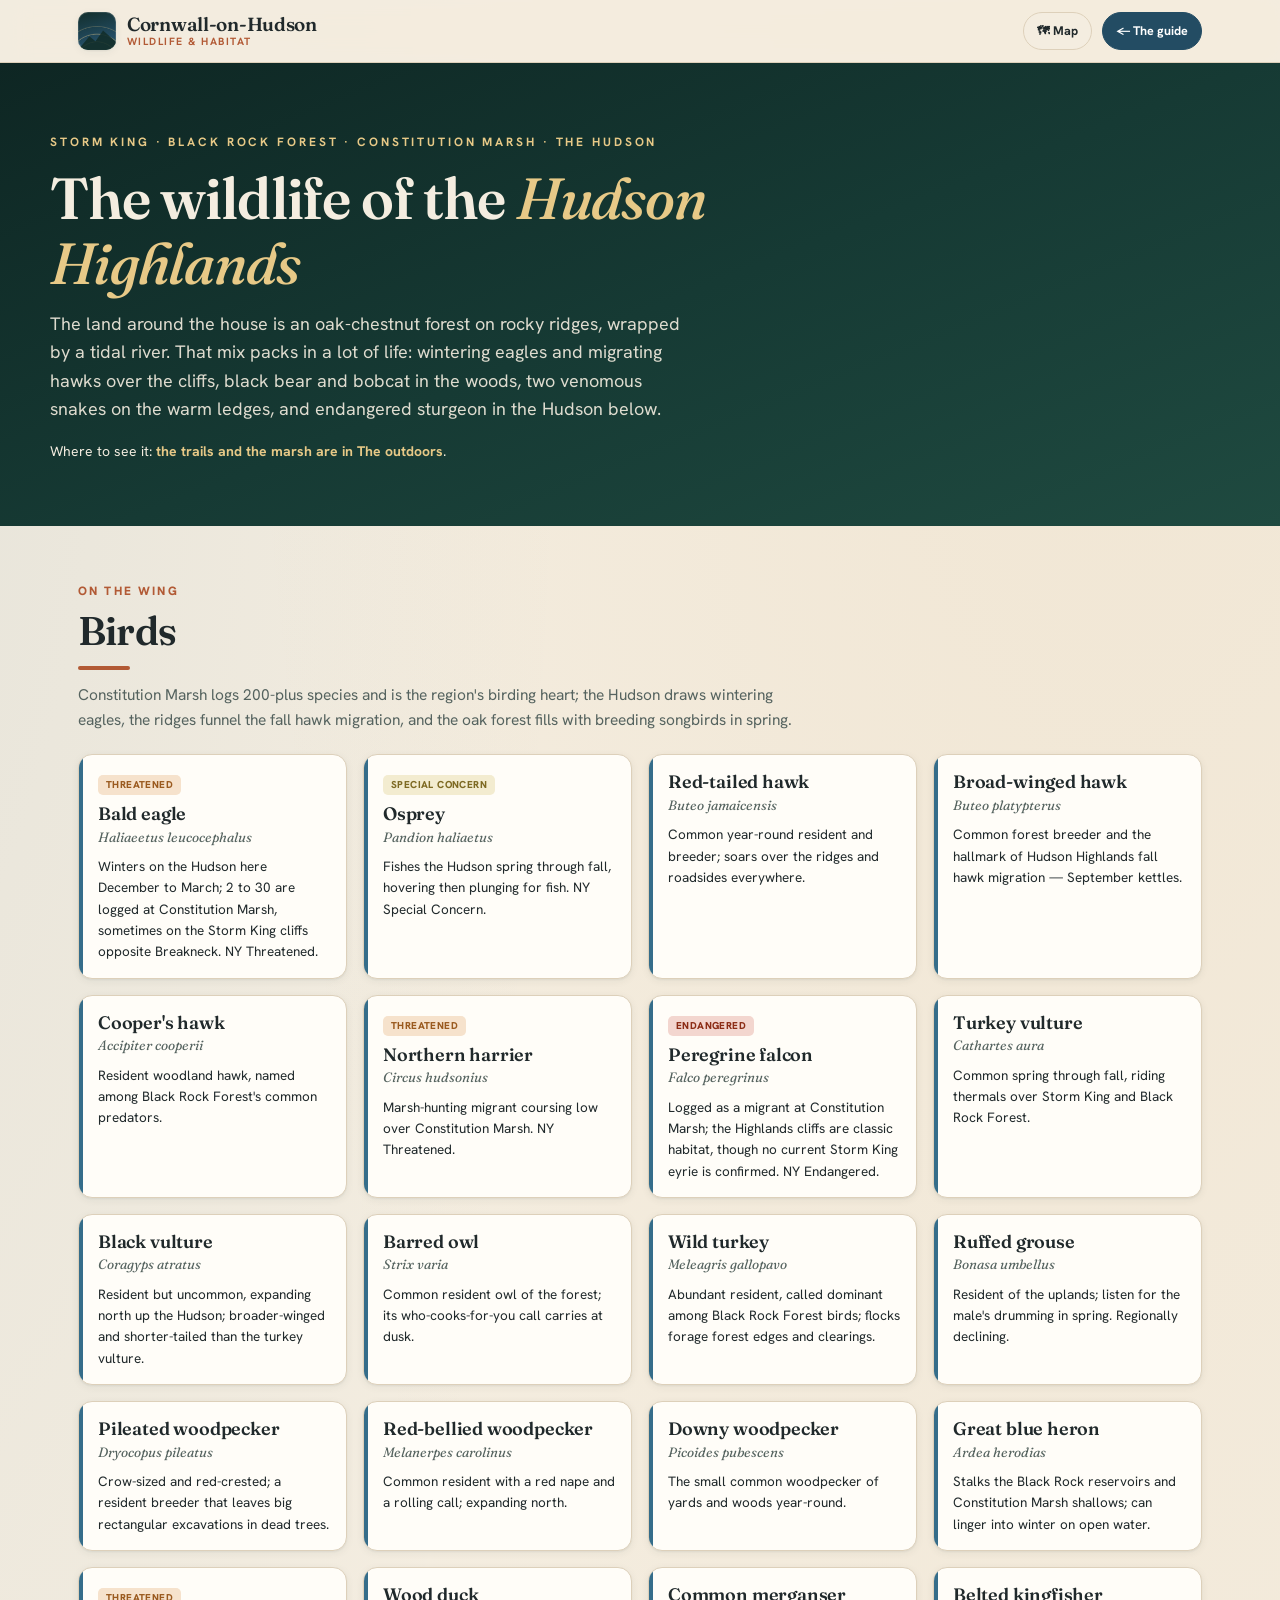
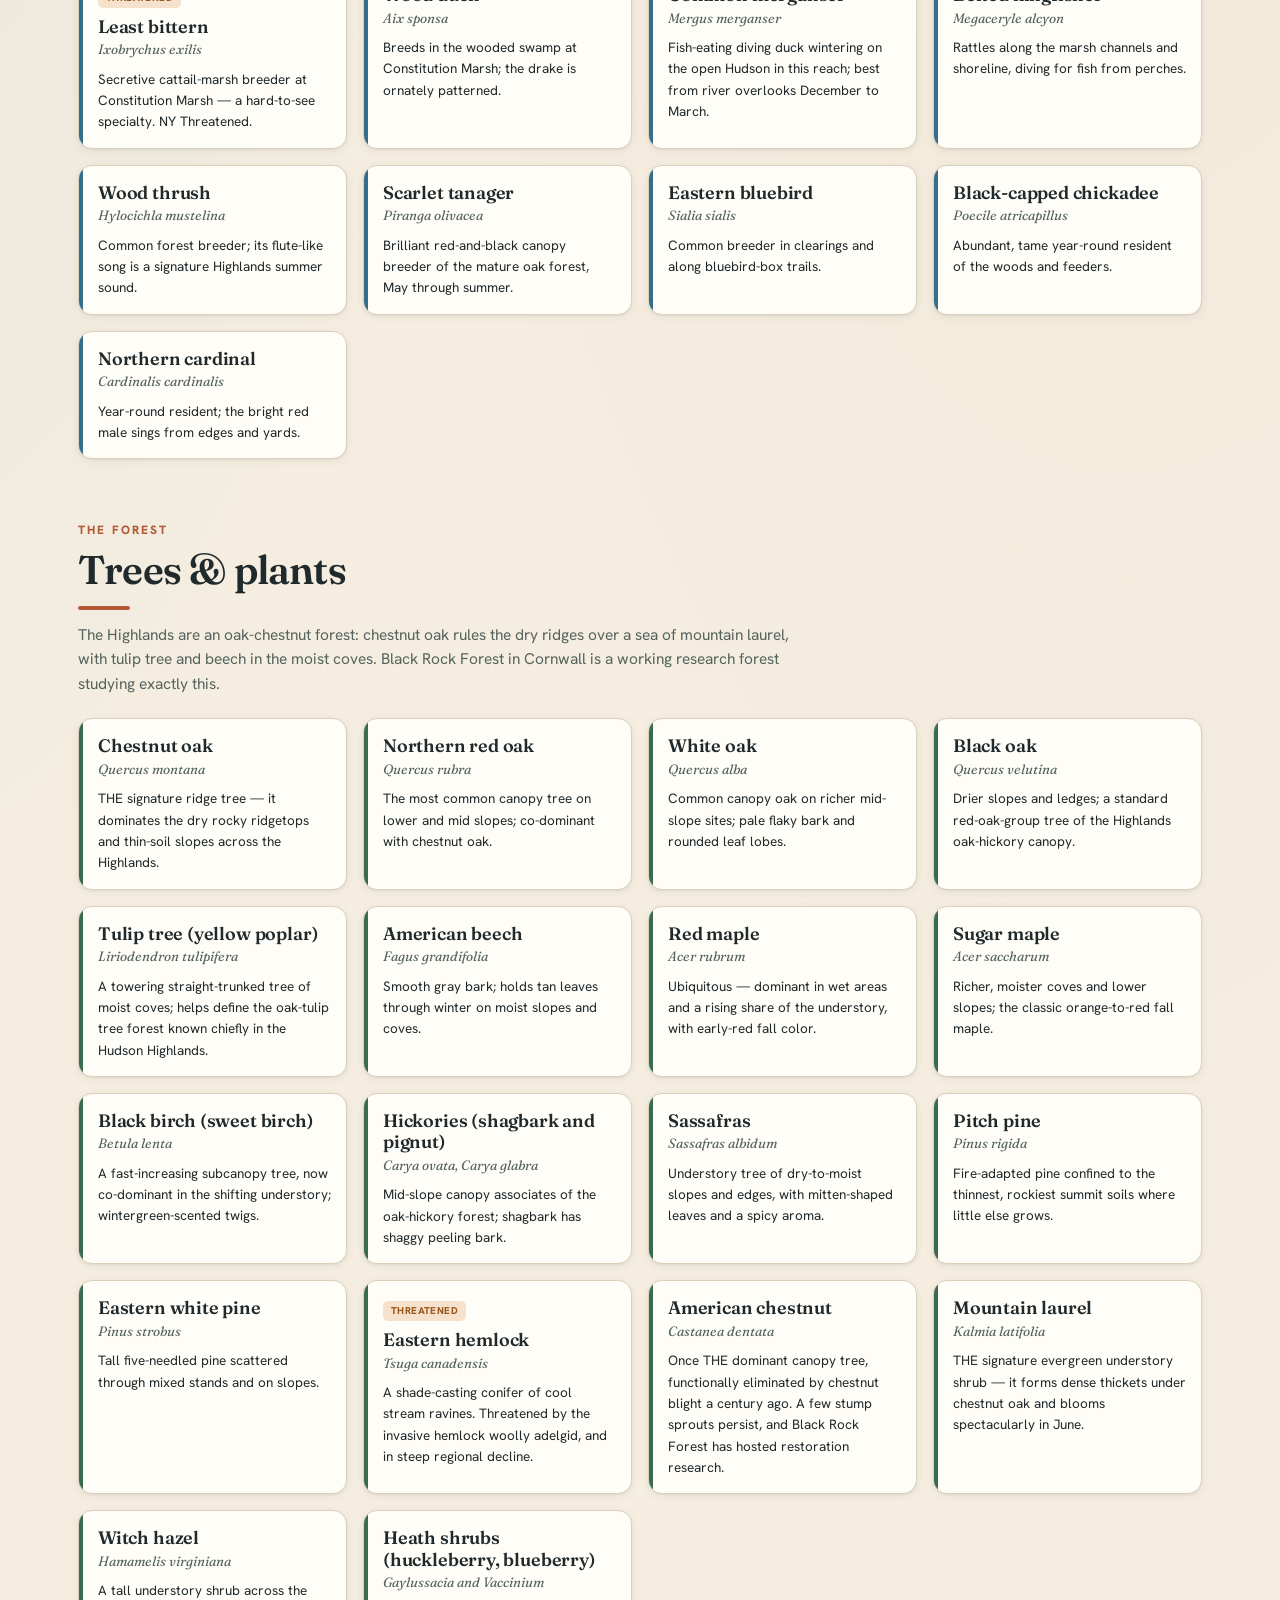
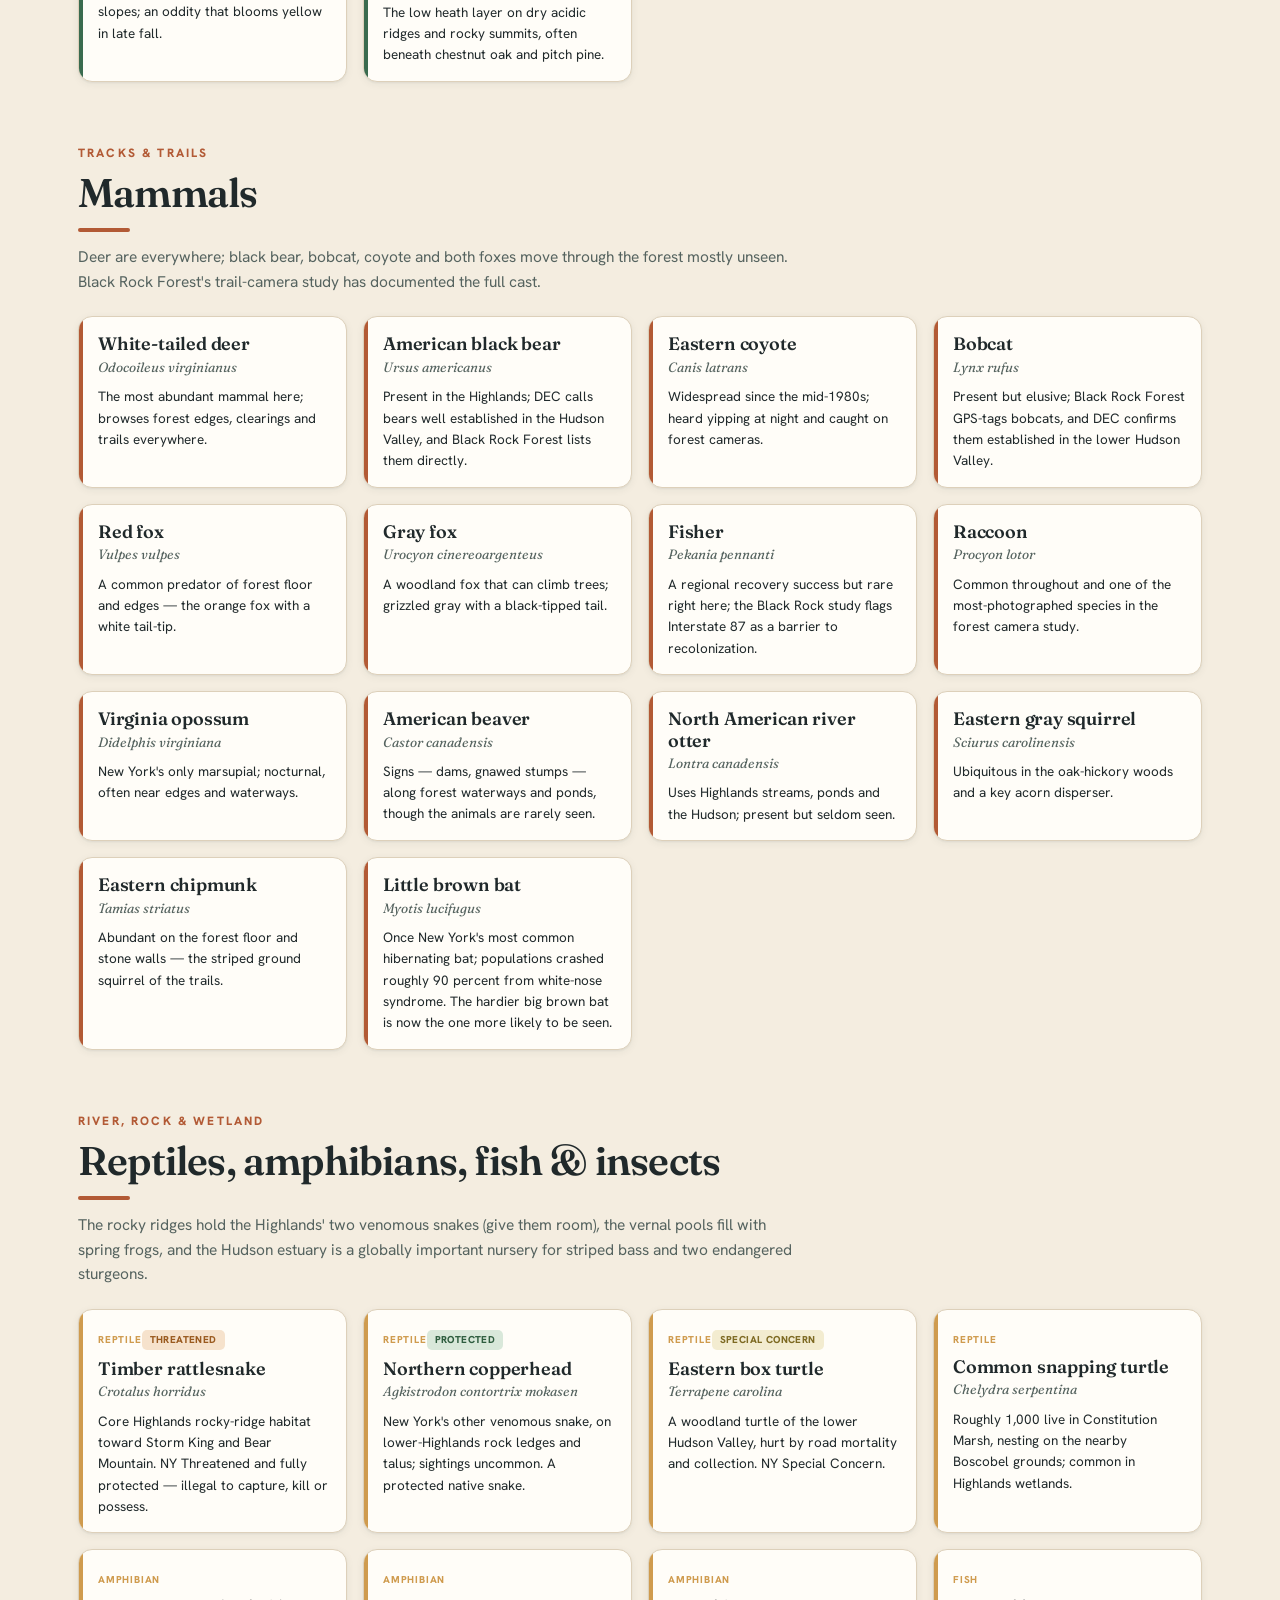
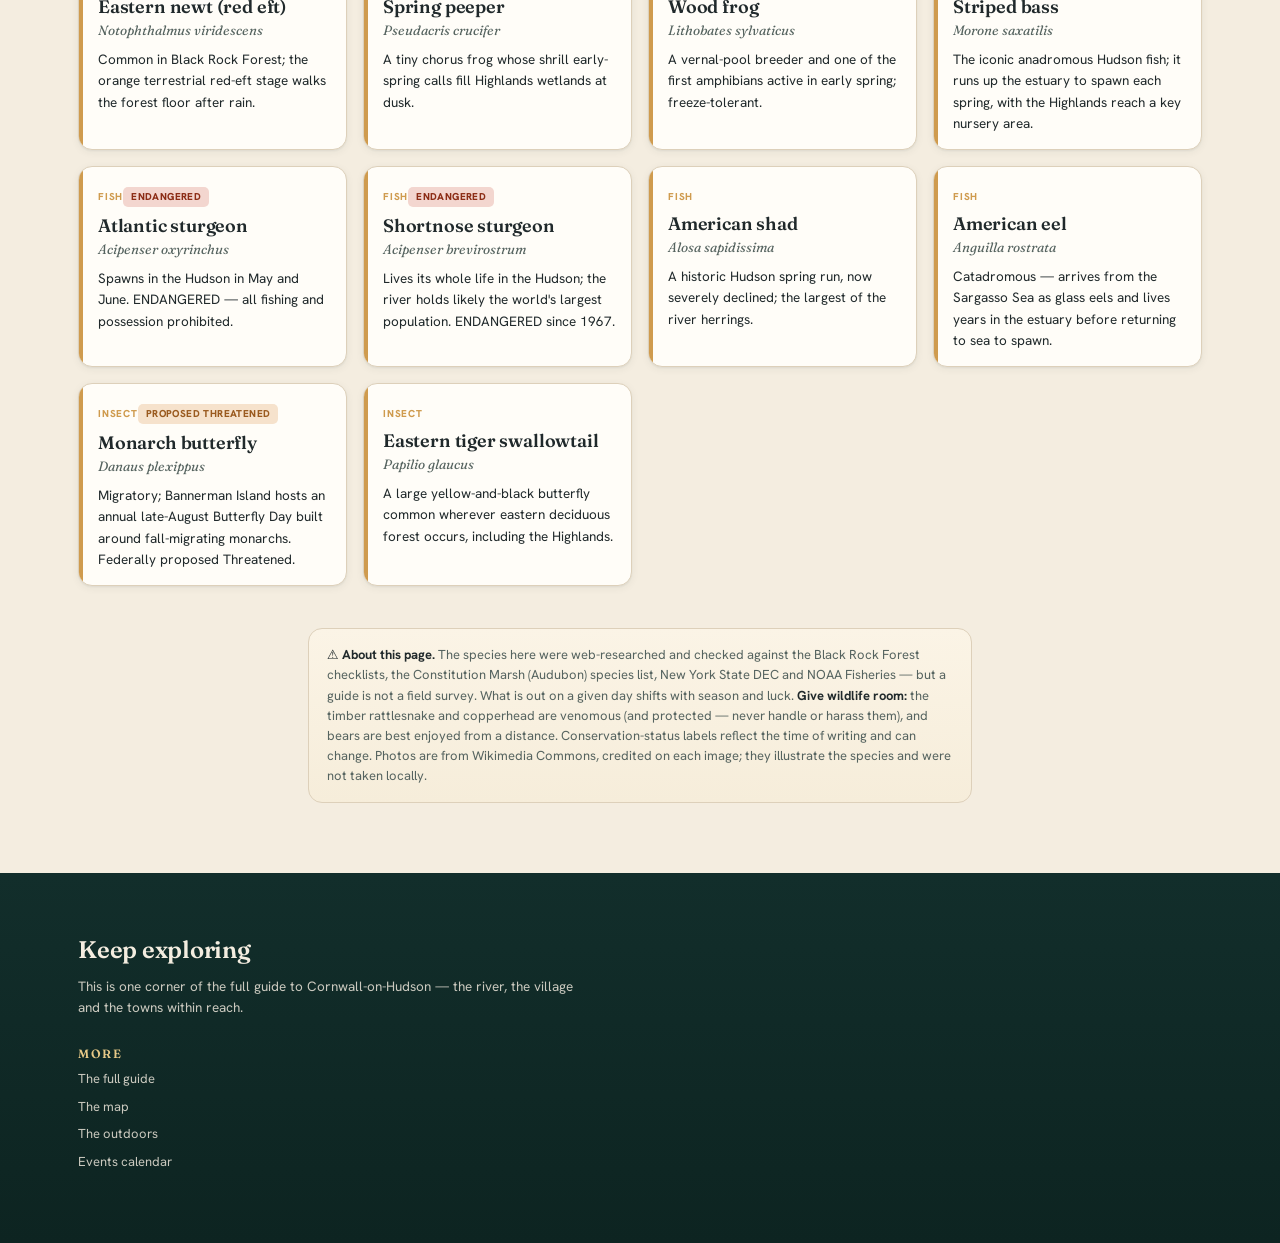
<file: wildlife.html>
<!DOCTYPE html>
<html lang="en">
<head>
  <meta charset="UTF-8" />
  <meta name="viewport" content="width=device-width, initial-scale=1, viewport-fit=cover" />
  <meta name="theme-color" content="#122e2b" />
  <meta name="description" content="The birds, trees, mammals and other wildlife of the Hudson Highlands around Cornwall-on-Hudson — what lives on Storm King, in Black Rock Forest, at Constitution Marsh and in the Hudson." />
  <link rel="icon" href="./icons/icon-192.png" />
  <link rel="preconnect" href="https://fonts.googleapis.com" />
  <link rel="preconnect" href="https://fonts.gstatic.com" crossorigin />
  <link href="https://fonts.googleapis.com/css2?family=Fraunces:ital,opsz,wght@0,9..144,400;0,9..144,500;0,9..144,600;0,9..144,700&family=Hanken+Grotesk:wght@400;500;600;700;800&display=swap" rel="stylesheet" />
  <link rel="stylesheet" href="./styles.css" />
  <title>Wildlife & habitat — The Cornwall-on-Hudson Guide</title>
  <style>
    .wild-hero {
      position: relative; overflow: hidden; color: var(--paper);
      background: linear-gradient(158deg, #0e2623 0%, #163a34 52%, #1f4a40 100%, var(--moss) 140%);
      padding: clamp(36px, 6vw, 70px) clamp(18px, 5vw, 40px) clamp(40px, 6vw, 64px);
    }
    .wild-hero-inner { max-width: var(--maxw); margin: 0 auto; }
    .wild-hero .eyebrow { font-size: 12px; text-transform: uppercase; letter-spacing: .24em; font-weight: 700; color: var(--gold-soft); margin-bottom: 14px; }
    .wild-hero h1 { font-size: clamp(32px, 6vw, 58px); letter-spacing: -.02em; margin-bottom: 14px; max-width: 18ch; }
    .wild-hero h1 em { font-style: italic; color: var(--gold-soft); font-weight: 500; }
    .wild-hero p { font-size: clamp(15px, 2vw, 18px); max-width: 64ch; color: rgba(244,237,224,.9); margin: 0 0 8px; }
    .wild-hero .seealso { margin-top: 16px; font-size: 14px; }
    .wild-hero .seealso a { color: var(--gold-soft); font-weight: 700; }

    .wsection { max-width: var(--maxw); margin: 0 auto; padding: clamp(34px, 5vw, 56px) clamp(14px, 4vw, 28px) 6px; }
    .wsec-head { max-width: var(--readw); margin-bottom: 22px; }
    .wkicker { font-size: 12px; text-transform: uppercase; letter-spacing: .18em; font-weight: 800; color: var(--accent, var(--rust)); margin-bottom: 8px; }
    .wsec-head h2 { font-size: clamp(26px, 4.4vw, 40px); letter-spacing: -.02em; }
    .wsec-head h2::after { content: ""; display: block; width: 52px; height: 4px; border-radius: 3px; margin-top: 13px; background: var(--accent, var(--rust)); }
    .wnote { color: var(--ink-soft); font-size: 15.5px; margin-top: 13px; }

    .wgrid { display: grid; grid-template-columns: repeat(auto-fill, minmax(244px, 1fr)); gap: 16px; }
    .wcard { background: var(--card); border: 1px solid var(--line); border-radius: var(--r); overflow: hidden; box-shadow: var(--shadow-sm); display: flex; flex-direction: column; transition: transform .16s, box-shadow .16s; }
    .wcard:hover { transform: translateY(-3px); box-shadow: var(--shadow-md); }
    .wphoto { margin: 0; position: relative; }
    .wphoto img { width: 100%; height: 158px; object-fit: cover; display: block; background: var(--paper-2); }
    .wphoto figcaption { position: absolute; bottom: 0; right: 0; font-size: 9.5px; color: #fff; background: rgba(12,36,32,.66); padding: 2px 7px; border-top-left-radius: 6px; letter-spacing: .02em; }
    .wbody { padding: 14px 15px 15px; border-left: 4px solid var(--accent, var(--river)); flex: 1; }
    .wcard .wtype { display: inline-block; font-size: 10px; text-transform: uppercase; letter-spacing: .08em; font-weight: 800; color: var(--accent, var(--river)); margin-bottom: 6px; }
    .wcard h3 { font-size: 18px; font-weight: 600; line-height: 1.2; margin-top: 2px; }
    .wcard .sci { font-family: var(--display); font-style: italic; font-size: 13.5px; color: var(--ink-soft); margin: 2px 0 8px; }
    .wcard p { font-size: 13.5px; margin: 0; color: var(--ink); }
    .wstatus { display: inline-block; font-size: 10px; font-weight: 800; text-transform: uppercase; letter-spacing: .04em; padding: 2px 8px; border-radius: 5px; margin-bottom: 6px; }
    .wstatus.endangered { background: #f3d6cf; color: #8c2d16; }
    .wstatus.threatened { background: #f6e2cc; color: #9a5a1f; }
    .wstatus.concern { background: #f3ecd0; color: #7e6a23; }
    .wstatus.protected { background: #d9e8da; color: #2f5d3f; }

    .wild-foot { max-width: var(--readw); margin: 36px auto 0; padding: 0 clamp(14px, 4vw, 28px) 10px; }
    .wild-note { background: linear-gradient(180deg, #fbf4e6, #f6edda); border: 1px solid var(--line); border-radius: var(--r); padding: 16px 18px; font-size: 13px; color: var(--ink-soft); line-height: 1.55; }
    .wild-note b { color: var(--ink); }
  </style>
</head>
<body>
  <header class="site-header">
    <div class="header-inner">
      <a class="wordmark" href="./" aria-label="Back to the guide">
        <span class="wm-mark" aria-hidden="true"></span>
        <span class="wm-text"><span class="wm-title">Cornwall&#8209;on&#8209;Hudson</span><span class="wm-sub">Wildlife &amp; habitat</span></span>
      </a>
      <div class="header-tools">
        <a class="btn" href="map.html">🗺 Map</a>
        <a class="btn primary" href="./">← The guide</a>
      </div>
    </div>
  </header>

  <header class="wild-hero">
    <div class="wild-hero-inner">
      <div class="eyebrow">Storm King · Black Rock Forest · Constitution Marsh · the Hudson</div>
      <h1>The wildlife of the <em>Hudson Highlands</em></h1>
      <p>The land around the house is an oak-chestnut forest on rocky ridges, wrapped by a tidal river. That mix packs in a lot of life: wintering eagles and migrating hawks over the cliffs, black bear and bobcat in the woods, two venomous snakes on the warm ledges, and endangered sturgeon in the Hudson below.</p>
      <div class="seealso">Where to see it: <a href="index.html#outdoors">the trails and the marsh are in The outdoors</a>.</div>
    </div>
  </header>

  <main id="wild"></main>

  <div class="wild-foot">
    <div class="wild-note">
      <b>⚠ About this page.</b> The species here were web-researched and checked against the Black Rock Forest checklists, the Constitution Marsh (Audubon) species list, New York State DEC and NOAA Fisheries — but a guide is not a field survey. What is out on a given day shifts with season and luck. <b>Give wildlife room:</b> the timber rattlesnake and copperhead are venomous (and protected — never handle or harass them), and bears are best enjoyed from a distance. Conservation-status labels reflect the time of writing and can change. Photos are from Wikimedia Commons, credited on each image; they illustrate the species and were not taken locally.
    </div>
  </div>

  <footer class="site-footer">
    <div class="footer-inner">
      <h3>Keep exploring</h3>
      <p>This is one corner of the full guide to Cornwall-on-Hudson — the river, the village and the towns within reach.</p>
      <div class="footer-cols">
        <div><h4>More</h4><ul>
          <li><a href="./">The full guide</a></li>
          <li><a href="map.html">The map</a></li>
          <li><a href="index.html#outdoors">The outdoors</a></li>
          <li><a href="index.html#events">Events calendar</a></li>
        </ul></div>
      </div>
    </div>
  </footer>

  <script src="./wildlife.js"></script>
</body>
</html>
</file>
<file: styles.css>
/* ============================================================
   The Cornwall-on-Hudson Guide — field-guide editorial design.
   Hudson Highlands palette: warm paper, spruce night, river blue,
   moss green, trail rust, gold. Fraunces display + Hanken sans.
   Topographic-contour motif throughout.
   ============================================================ */

:root {
  /* paper & ink */
  --paper: #f4ede0;
  --paper-2: #ece2d1;
  --paper-3: #e3d7c1;
  --card: #fffdf8;
  --ink: #20292b;
  --ink-soft: #55635f;
  --ink-faint: #8a948f;

  /* highlands palette */
  --night: #122e2b;
  --night-2: #1b4039;
  --river: #356d8a;
  --river-deep: #234c63;
  --river-light: #6fa3bd;
  --moss: #3a6b4f;
  --moss-light: #5b9170;
  --rust: #b25a35;
  --rust-deep: #8c4326;
  --gold: #cf9b4e;
  --gold-soft: #e7c987;

  --line: #ddd0ba;
  --line-soft: #e7dcc8;

  --shadow-sm: 0 1px 2px rgba(18,46,43,.05), 0 2px 8px rgba(18,46,43,.06);
  --shadow-md: 0 2px 6px rgba(18,46,43,.07), 0 14px 34px rgba(18,46,43,.10);
  --shadow-lg: 0 18px 60px rgba(18,46,43,.22);

  --r: 14px;
  --r-lg: 22px;
  --r-sm: 9px;

  --display: "Fraunces", Georgia, "Times New Roman", serif;
  --sans: "Hanken Grotesk", -apple-system, BlinkMacSystemFont, "Segoe UI", system-ui, sans-serif;

  --maxw: 1180px;
  --readw: 720px;
  --header-h: 62px;
  --safe-top: env(safe-area-inset-top, 0px);
}

/* ---------- reset ---------- */
* { box-sizing: border-box; -webkit-tap-highlight-color: transparent; }
html { scroll-behavior: smooth; scroll-padding-top: calc(var(--header-h) + 78px); -webkit-text-size-adjust: 100%; }
@media (prefers-reduced-motion: reduce) { html { scroll-behavior: auto; } }
body {
  margin: 0;
  font-family: var(--sans);
  color: var(--ink);
  background-color: var(--paper);
  background-image:
    radial-gradient(120% 90% at 88% -8%, rgba(207,155,78,.10), transparent 60%),
    radial-gradient(100% 70% at -10% 4%, rgba(53,109,138,.07), transparent 55%);
  background-repeat: no-repeat;
  line-height: 1.58;
  font-size: 16.5px;
  -webkit-font-smoothing: antialiased;
  text-rendering: optimizeLegibility;
  overflow-x: hidden;
}
h1, h2, h3, h4 { font-family: var(--display); font-weight: 600; line-height: 1.12; margin: 0; letter-spacing: -.01em; }
p { margin: 0 0 .85em; }
a { color: var(--river-deep); text-decoration: none; }
a:hover { color: var(--rust); }
img { max-width: 100%; display: block; }
button { font-family: inherit; cursor: pointer; }
::selection { background: var(--gold-soft); color: var(--ink); }

.skip-link {
  position: fixed; left: 12px; top: -60px; z-index: 200;
  background: var(--night); color: var(--paper); padding: 10px 16px; border-radius: 8px;
  transition: top .2s; font-weight: 600; font-size: 14px;
}
.skip-link:focus { top: calc(var(--safe-top) + 10px); color: var(--paper); }

/* ============================================================
   HEADER + SECTION NAV
   ============================================================ */
.site-header {
  position: sticky; top: 0; z-index: 100;
  background: rgba(244,237,224,.86);
  backdrop-filter: saturate(150%) blur(14px);
  -webkit-backdrop-filter: saturate(150%) blur(14px);
  border-bottom: 1px solid var(--line);
  padding-top: var(--safe-top);
}
.header-inner {
  max-width: var(--maxw); margin: 0 auto;
  display: flex; align-items: center; gap: 16px;
  padding: 9px clamp(14px, 4vw, 28px);
  min-height: var(--header-h);
}
.wordmark { display: flex; align-items: center; gap: 11px; color: var(--ink); flex: 0 0 auto; }
.wordmark:hover { color: var(--ink); }
.wm-mark {
  width: 38px; height: 38px; border-radius: 10px; flex: 0 0 auto; position: relative; overflow: hidden;
  background: linear-gradient(165deg, var(--night) 0%, var(--river-deep) 70%, var(--moss) 130%);
  box-shadow: inset 0 0 0 1px rgba(255,255,255,.12), var(--shadow-sm);
}
.wm-mark::before { /* contour ridge */
  content: ""; position: absolute; inset: 0;
  background:
    radial-gradient(circle at 50% 135%, transparent 38%, rgba(231,201,135,.6) 39%, transparent 41%),
    radial-gradient(circle at 50% 135%, transparent 52%, rgba(231,201,135,.4) 53%, transparent 55%),
    radial-gradient(circle at 50% 135%, transparent 66%, rgba(231,201,135,.25) 67%, transparent 69%);
}
.wm-mark::after { /* peak */
  content: ""; position: absolute; left: 0; right: 0; bottom: 0; height: 58%;
  background: var(--night);
  clip-path: polygon(0 100%, 30% 38%, 46% 60%, 66% 12%, 100% 64%, 100% 100%);
  opacity: .9;
}
.wm-text { display: flex; flex-direction: column; line-height: 1.05; }
.wm-title { font-family: var(--display); font-weight: 600; font-size: 19px; letter-spacing: -.015em; }
.wm-sub { font-size: 10.5px; text-transform: uppercase; letter-spacing: .14em; color: var(--rust); font-weight: 700; margin-top: 2px; }

.header-tools { display: flex; align-items: center; gap: 10px; margin-left: auto; }
.search {
  display: flex; align-items: center; gap: 7px;
  background: var(--card); border: 1px solid var(--line); border-radius: 999px;
  padding: 7px 12px; box-shadow: var(--shadow-sm); width: clamp(170px, 24vw, 270px);
  transition: box-shadow .2s, border-color .2s;
}
.search:focus-within { border-color: var(--river-light); box-shadow: 0 0 0 3px rgba(53,109,138,.14); }
.search-ic { opacity: .5; font-size: 16px; }
.search input { border: 0; outline: 0; background: transparent; flex: 1; font-size: 15px; color: var(--ink); min-width: 0; font-family: var(--sans); }
.search-clear { border: 0; background: var(--paper-3); color: var(--ink-soft); width: 19px; height: 19px; border-radius: 50%; font-size: 14px; line-height: 1; display: grid; place-items: center; flex: 0 0 auto; }

.nav-toggle { display: none; }

.section-nav {
  border-top: 1px solid var(--line-soft);
  display: flex; gap: 4px; overflow-x: auto; scrollbar-width: none;
  padding: 8px clamp(14px, 4vw, 28px);
  max-width: var(--maxw); margin: 0 auto;
  scroll-snap-type: x proximity;
}
.section-nav::-webkit-scrollbar { display: none; }
.section-nav a {
  flex: 0 0 auto; scroll-snap-align: start;
  font-size: 13px; font-weight: 600; color: var(--ink-soft);
  padding: 6px 13px; border-radius: 999px; white-space: nowrap;
  border: 1px solid transparent; transition: background .15s, color .15s, border-color .15s;
}
.section-nav a:hover { background: var(--paper-2); color: var(--ink); }
.section-nav a.active { background: var(--night); color: var(--paper); border-color: var(--night); }
.section-nav a.page-pill { background: var(--rust-deep); color: var(--paper); border-color: var(--rust-deep); }
.section-nav a.page-pill:hover { background: var(--rust); color: var(--paper); }
/* Events leads the nav — outlined so it reads as a section, not a separate page. */
.section-nav a.nav-lead { color: var(--moss); border-color: var(--moss); }
.section-nav a.nav-lead:hover { background: var(--moss); color: var(--paper); }
.section-nav .nav-sep { flex: 0 0 auto; align-self: center; width: 1px; height: 16px; background: var(--line); margin: 0 5px; }
.btn.reviews { border-color: var(--gold); }

/* ============================================================
   HERO
   ============================================================ */
.hero {
  position: relative; overflow: hidden; color: var(--paper);
  background: linear-gradient(158deg, #0e2623 0%, #163a34 46%, #1f4a40 88%, var(--moss) 150%);
  padding: clamp(46px, 8vw, 92px) clamp(20px, 5vw, 40px) clamp(54px, 8vw, 96px);
  isolation: isolate;
}
.hero-topo { position: absolute; inset: 0 0 32% 0; z-index: -1; opacity: .34; mix-blend-mode: screen; pointer-events: none; }
.hero-ridge { position: absolute; left: 0; right: 0; bottom: 0; width: 100%; height: 48%; min-height: 190px; z-index: -1; pointer-events: none; }
.hero::after { /* gold light wash */
  content: ""; position: absolute; inset: 0; z-index: -1; pointer-events: none;
  background: radial-gradient(80% 60% at 84% -6%, rgba(207,155,78,.30), transparent 58%);
}
.hero-inner { max-width: var(--maxw); margin: 0 auto; }
.hero .eyebrow {
  font-size: 12.5px; text-transform: uppercase; letter-spacing: .26em; font-weight: 700;
  color: var(--gold-soft); margin-bottom: 18px; display: flex; align-items: center; gap: 10px;
}
.hero .eyebrow::after { content: ""; height: 1px; flex: 1; max-width: 120px; background: linear-gradient(90deg, var(--gold-soft), transparent); }
.hero h1 {
  font-size: clamp(38px, 7.4vw, 78px); font-weight: 600; letter-spacing: -.022em; line-height: .98;
  max-width: 16ch; margin-bottom: 8px;
}
.hero h1 em { font-style: italic; color: var(--gold-soft); font-weight: 500; }
.hero .lede {
  font-size: clamp(16px, 2.1vw, 20px); max-width: 50ch; color: rgba(244,237,224,.9);
  margin: 18px 0 0; line-height: 1.5;
}
.hero .place-chip {
  display: inline-block; margin-top: 26px; line-height: 1.55;
  background: rgba(255,255,255,.10); border: 1px solid rgba(255,255,255,.18);
  padding: 9px 16px; border-radius: 16px; font-size: 13.5px; font-weight: 600; color: var(--paper);
  backdrop-filter: blur(4px); max-width: 42ch;
}
.hero .place-chip b { color: var(--gold-soft); font-weight: 700; }
.quick-facts {
  display: grid; grid-template-columns: repeat(4, 1fr); gap: 1px; margin-top: 38px;
  background: rgba(255,255,255,.14); border: 1px solid rgba(255,255,255,.14);
  border-radius: var(--r); overflow: hidden; max-width: 760px;
}
.quick-facts .qf { background: rgba(13,33,30,.34); padding: 15px 16px; backdrop-filter: blur(2px); }
.quick-facts .qf .n { font-family: var(--display); font-size: clamp(20px, 3vw, 27px); font-weight: 600; color: var(--paper); line-height: 1; }
.quick-facts .qf .l { font-size: 11px; text-transform: uppercase; letter-spacing: .08em; color: rgba(244,237,224,.66); margin-top: 7px; font-weight: 600; }

/* staggered reveal */
.reveal { opacity: 0; transform: translateY(14px); animation: rise .7s cubic-bezier(.2,.7,.2,1) forwards; }
@keyframes rise { to { opacity: 1; transform: none; } }
@media (prefers-reduced-motion: reduce) { .reveal { animation: none; opacity: 1; transform: none; } }

/* ============================================================
   SECTIONS
   ============================================================ */
.section { max-width: var(--maxw); margin: 0 auto; padding: clamp(40px, 6vw, 72px) clamp(14px, 4vw, 28px) 8px; scroll-margin-top: 124px; }
.section + .section { padding-top: clamp(20px, 3vw, 34px); }
.section-head { margin-bottom: 22px; max-width: var(--readw); }
.section-head .kicker {
  font-size: 12px; text-transform: uppercase; letter-spacing: .18em; font-weight: 800; color: var(--rust);
  display: flex; align-items: center; gap: 11px; margin-bottom: 14px;
}
.section-head .ico-badge {
  width: 34px; height: 34px; border-radius: 10px; display: inline-grid; place-items: center; font-size: 17px; flex: 0 0 auto;
  background: color-mix(in srgb, var(--accent, var(--river)) 15%, var(--card));
  box-shadow: inset 0 0 0 1px color-mix(in srgb, var(--accent, var(--river)) 36%, transparent), var(--shadow-sm);
}
.section-head h2 { font-size: clamp(28px, 4.6vw, 43px); letter-spacing: -.022em; }
.section-head h2::after { content: ""; display: block; width: 52px; height: 4px; border-radius: 3px; margin-top: 14px; background: var(--accent, var(--river)); }
.section-head .note { color: var(--ink-soft); font-size: 15.5px; margin-top: 14px; max-width: 62ch; }

/* alternating full-bleed tint for rhythm */
#guide > section.section:nth-of-type(even) { position: relative; isolation: isolate; }
#guide > section.section:nth-of-type(even)::before {
  content: ""; position: absolute; z-index: -1; top: 0; bottom: 0; left: calc(50% - 50vw); width: 100vw;
  background: rgba(110,88,54,.055);
}
.prose-actions { display: flex; gap: 9px; flex-wrap: wrap; margin-top: 16px; }

/* faint topographic watermark behind the page so the cream isn't flat */
.page-topo { position: fixed; inset: 0; z-index: -1; opacity: .05; color: var(--moss); pointer-events: none; }
.page-topo svg { width: 100%; height: 100%; }

/* divider with contour line */
.divider { max-width: var(--maxw); margin: 6px auto 0; padding: 0 clamp(14px, 4vw, 28px); }
.divider svg { width: 100%; height: 22px; display: block; color: var(--line); opacity: .9; }

/* filter chips */
.chips { display: flex; gap: 8px; flex-wrap: wrap; margin: 0 0 20px; }
.chip {
  border: 1px solid var(--line); background: var(--card); color: var(--ink-soft);
  font-size: 13px; font-weight: 600; padding: 7px 14px; border-radius: 999px;
  transition: all .15s; box-shadow: var(--shadow-sm);
}
.chip:hover { border-color: var(--river-light); color: var(--ink); }
.chip.active { background: var(--moss); color: #fff; border-color: var(--moss); }

/* ============================================================
   CARD GRID
   ============================================================ */
.cards { display: grid; grid-template-columns: repeat(auto-fill, minmax(310px, 1fr)); gap: 18px; }
.cards.compact { grid-template-columns: repeat(auto-fill, minmax(250px, 1fr)); gap: 14px; }

.card {
  background: var(--card); border: 1px solid var(--line); border-radius: var(--r);
  box-shadow: var(--shadow-sm); padding: 18px 18px 16px; position: relative; overflow: hidden;
  display: flex; flex-direction: column; transition: transform .18s cubic-bezier(.2,.7,.2,1), box-shadow .18s, border-color .18s;
}
.card-photo { margin: -18px -18px 15px; position: relative; }
.card-photo img { width: 100%; height: 172px; object-fit: cover; display: block; background: var(--paper-2); }
.card-photo figcaption { position: absolute; bottom: 0; right: 0; font-size: 9.5px; color: #fff; background: rgba(12,36,32,.66); padding: 2px 7px; border-top-left-radius: 6px; }
.card::before { /* accent rail */
  content: ""; position: absolute; left: 0; top: 0; bottom: 0; width: 4px; border-radius: var(--r) 0 0 var(--r);
  background: linear-gradient(var(--accent, var(--river)), color-mix(in srgb, var(--accent, var(--river)) 55%, transparent));
}
.card:hover { transform: translateY(-4px); box-shadow: var(--shadow-md); border-color: color-mix(in srgb, var(--accent, var(--river)) 42%, var(--line)); }
.card-top { display: flex; align-items: flex-start; gap: 10px; }
.card h3 { font-size: 19px; font-weight: 600; flex: 1; line-height: 1.2; letter-spacing: -.01em; }
.card .dist {
  flex: 0 0 auto; font-size: 11px; font-weight: 700; color: var(--river-deep);
  background: rgba(53,109,138,.12); padding: 4px 9px; border-radius: 999px; white-space: nowrap; margin-top: 2px;
}
.card .dist.faint { color: var(--ink-faint); background: var(--paper-2); }
.card .meta { font-size: 12.5px; color: var(--ink-soft); margin-top: 6px; display: flex; flex-wrap: wrap; gap: 6px; align-items: baseline; }
.card .meta .town { font-weight: 700; color: var(--moss); }
.card .meta .dot { color: var(--line); }
.card .meta .price { color: var(--rust); font-weight: 700; letter-spacing: .03em; }
.card .hours { font-size: 12.5px; color: var(--ink-soft); margin-top: 7px; display: flex; gap: 6px; align-items: baseline; }
.card .hours::before { content: "◷"; color: var(--ink-faint); }
.card .blurb { font-size: 14.5px; margin: 11px 0 0; color: var(--ink); }
.card .signature { font-size: 13.5px; margin: 9px 0 0; color: var(--ink); }
.card .signature b { color: var(--rust-deep); }
.card .texture {
  font-size: 13px; margin: 12px 0 0; padding: 11px 13px; background: var(--paper-2);
  border-radius: var(--r-sm); border-left: 3px solid var(--gold); color: var(--ink); line-height: 1.5;
}
.card .texture b { color: var(--rust-deep); }
.card .access {
  font-size: 13px; margin: 10px 0 0; padding: 10px 12px; background: rgba(58,107,79,.09);
  border-radius: var(--r-sm); border-left: 3px solid var(--moss); color: var(--ink);
}
.card .access b { color: var(--moss); }
.card .tags { display: flex; flex-wrap: wrap; gap: 6px; margin-top: 12px; }
.tag { font-size: 11px; background: var(--paper-2); color: var(--ink-soft); padding: 3px 9px; border-radius: 999px; font-weight: 600; }
.tag.flag { background: #f4e6d2; color: var(--rust-deep); }
.card .actions { display: flex; gap: 8px; flex-wrap: wrap; margin-top: 14px; padding-top: 14px; border-top: 1px solid var(--line-soft); }
.card .spacer { flex: 1; }
.btn {
  font-size: 12.5px; font-weight: 700; padding: 8px 13px; border-radius: 999px;
  border: 1px solid var(--line); background: var(--paper); color: var(--ink);
  display: inline-flex; gap: 6px; align-items: center; transition: all .14s;
}
.btn:hover { border-color: var(--river-light); color: var(--ink); background: var(--card); }
.btn.primary { background: var(--river-deep); color: #fff; border-color: var(--river-deep); }
.btn.primary:hover { background: var(--river); color: #fff; }
.confidence { font-size: 10.5px; font-weight: 700; text-transform: uppercase; letter-spacing: .05em; padding: 2px 7px; border-radius: 5px; }
.confidence.low { background: #f6e2cf; color: var(--rust-deep); }
.confidence.medium { background: #f3ecd6; color: #8a6a2f; }

/* a "what it is" lead used for some sections */
.lead-card {
  grid-column: 1 / -1; background: transparent; border: 0; box-shadow: none; padding: 0; margin: -4px 0 6px;
}

/* ============================================================
   PROSE (history) + COMMUTE
   ============================================================ */
.prose-wrap { max-width: var(--readw); }
.prose {
  background: var(--card); border: 1px solid var(--line); border-radius: var(--r);
  box-shadow: var(--shadow-sm); padding: 24px clamp(18px, 3vw, 30px); margin-bottom: 16px;
}
.prose .kicker { font-size: 11px; text-transform: uppercase; letter-spacing: .14em; color: var(--rust); font-weight: 800; margin-bottom: 6px; }
.prose h3 { font-size: 23px; margin-bottom: 4px; }
.prose .where { font-size: 12.5px; color: var(--moss); font-weight: 700; margin-bottom: 12px; }
.prose p { font-size: 15.5px; margin: 0 0 12px; color: var(--ink); }
.prose p:first-of-type::first-letter { font-family: var(--display); font-size: 3.1em; line-height: .8; float: left; padding: 6px 10px 0 0; color: var(--rust); font-weight: 600; }
.prose p:last-child { margin-bottom: 0; }
.prose .mapit { margin-top: 6px; }

.opt {
  background: var(--card); border: 1px solid var(--line); border-radius: var(--r);
  box-shadow: var(--shadow-sm); padding: 20px; margin-bottom: 16px;
}
.opt-head { display: flex; align-items: center; gap: 11px; flex-wrap: wrap; }
.opt .badge { font-size: 11px; font-weight: 800; padding: 4px 10px; border-radius: 7px; color: #fff; letter-spacing: .05em; }
.badge.train { background: var(--river-deep); }
.badge.bus { background: var(--rust-deep); }
.badge.car { background: var(--moss); }
.opt h3 { font-size: 19px; flex: 1; min-width: 200px; }
.opt .stat-row { display: flex; gap: 10px; margin: 15px 0 6px; flex-wrap: wrap; }
.opt .stat { flex: 1 1 120px; background: var(--paper-2); border-radius: var(--r-sm); padding: 11px 13px; }
.opt .stat .n { font-family: var(--display); font-size: 19px; font-weight: 600; color: var(--night); }
.opt .stat .l { font-size: 10.5px; text-transform: uppercase; letter-spacing: .05em; color: var(--ink-soft); margin-top: 3px; font-weight: 600; }
.opt p { font-size: 14.5px; margin: 10px 0 0; }

/* ============================================================
   EVENTS
   ============================================================ */
.events-wrap { max-width: 860px; }
.cal-toggle { display: inline-flex; gap: 4px; background: var(--paper-2); padding: 4px; border-radius: 999px; margin-bottom: 8px; }
.cal-toggle button { border: 0; background: transparent; padding: 8px 16px; border-radius: 999px; font-weight: 700; font-size: 13px; color: var(--ink-soft); transition: all .15s; }
.cal-toggle button.active { background: var(--card); color: var(--night); box-shadow: var(--shadow-sm); }
.season-head { font-family: var(--display); font-size: 18px; margin: 26px 0 12px; color: var(--moss); font-weight: 600; display: flex; align-items: center; gap: 10px; }
.season-head::after { content: ""; flex: 1; height: 1px; background: var(--line); }
.evt {
  display: grid; grid-template-columns: 96px 1fr; gap: 16px; align-items: baseline;
  padding: 14px 16px; background: var(--card); border: 1px solid var(--line); border-radius: var(--r-sm);
  margin-bottom: 9px; box-shadow: var(--shadow-sm);
}
.evt .when { font-size: 11.5px; font-weight: 800; color: var(--rust); text-transform: uppercase; letter-spacing: .04em; line-height: 1.3; }
.evt .when.live { color: #fff; background: var(--moss); padding: 3px 7px; border-radius: 6px; display: inline-block; }
.evt h4 { font-size: 16px; margin: 0 0 3px; }
.evt p { font-size: 13px; color: var(--ink-soft); margin: 0; }
.evt .evt-link { color: inherit; text-decoration: underline; text-decoration-color: var(--moss); text-decoration-thickness: 2px; text-underline-offset: 3px; }
.evt .evt-link:hover { color: var(--moss); }
.evt .evt-arr { font-size: 11px; color: var(--moss); vertical-align: 2px; text-decoration: none; display: inline-block; }
.live-links { display: grid; grid-template-columns: repeat(auto-fill, minmax(240px, 1fr)); gap: 12px; margin-top: 8px; }
.live-link { background: var(--card); border: 1px solid var(--line); border-radius: var(--r-sm); padding: 14px 15px; box-shadow: var(--shadow-sm); transition: transform .15s, box-shadow .15s; }
.live-link:hover { transform: translateY(-2px); box-shadow: var(--shadow-md); }
.live-link h4 { font-size: 15px; margin-bottom: 4px; color: var(--river-deep); }
.live-link p { font-size: 12.5px; color: var(--ink-soft); margin: 0; }

/* ============================================================
   COMMUNITY / GROUPS
   ============================================================ */
.groups { display: grid; grid-template-columns: repeat(auto-fill, minmax(280px, 1fr)); gap: 14px; }
.group-card {
  background: var(--card); border: 1px solid var(--line); border-radius: var(--r); padding: 16px 17px;
  box-shadow: var(--shadow-sm); display: flex; flex-direction: column; transition: transform .15s, box-shadow .15s;
}
.group-card:hover { transform: translateY(-2px); box-shadow: var(--shadow-md); }
.group-card .gk { font-size: 10.5px; text-transform: uppercase; letter-spacing: .08em; font-weight: 800; color: var(--river); margin-bottom: 7px; }
.group-card h3 { font-size: 17px; margin-bottom: 5px; }
.group-card p { font-size: 13.5px; color: var(--ink-soft); margin: 0 0 12px; flex: 1; }
.group-card .glink { font-weight: 700; font-size: 13px; }

/* ============================================================
   CALLOUT
   ============================================================ */
.callout {
  background: linear-gradient(180deg, #fbf4e6, #f6edda); border: 1px solid var(--line);
  border-radius: var(--r); padding: 15px 18px; font-size: 13.5px; color: var(--ink-soft);
  margin: 0 0 22px; max-width: var(--readw); line-height: 1.55;
}
.callout b { color: var(--ink); }
.empty { color: var(--ink-soft); padding: 30px; text-align: center; font-size: 15px; grid-column: 1/-1; }

/* ============================================================
   FOOTER
   ============================================================ */
.site-footer {
  margin-top: 60px; color: rgba(244,237,224,.82);
  background: linear-gradient(180deg, var(--night), #0d2421);
  position: relative; overflow: hidden;
}
.footer-topo { position: absolute; inset: 0; opacity: .22; pointer-events: none; }
.footer-inner { max-width: var(--maxw); margin: 0 auto; padding: clamp(40px, 6vw, 64px) clamp(18px, 4vw, 28px); position: relative; }
.site-footer h3 { color: var(--paper); font-size: 24px; margin-bottom: 12px; }
.site-footer h4 { color: var(--gold-soft); font-size: 12px; text-transform: uppercase; letter-spacing: .14em; margin: 0 0 9px; }
.site-footer p { font-size: 13.5px; max-width: 64ch; margin: 0 0 12px; }
.footer-cols { display: grid; grid-template-columns: 1.4fr 1fr 1fr; gap: 32px; margin-top: 28px; }
.footer-cols ul { list-style: none; padding: 0; margin: 0; }
.footer-cols li { font-size: 13px; margin-bottom: 7px; }
.footer-cols a { color: rgba(244,237,224,.82); }
.footer-cols a:hover { color: var(--gold-soft); }
.footer-meta { margin-top: 34px; padding-top: 20px; border-top: 1px solid rgba(255,255,255,.12); font-size: 12px; color: rgba(244,237,224,.55); display: flex; flex-wrap: wrap; gap: 6px 18px; }

/* ============================================================
   AI POPOVER
   ============================================================ */

/* ============================================================
   BACK TO TOP
   ============================================================ */
.to-top {
  position: fixed; right: 20px; bottom: 20px; z-index: 90; width: 46px; height: 46px; border-radius: 50%;
  background: var(--night); color: var(--paper); border: 1px solid rgba(255,255,255,.16); font-size: 20px;
  box-shadow: var(--shadow-md); opacity: 0; transform: translateY(10px); transition: opacity .25s, transform .25s;
  display: grid; place-items: center;
}
.to-top.show { opacity: 1; transform: none; }

/* ============================================================
   RESPONSIVE
   ============================================================ */
@media (max-width: 760px) {
  body { font-size: 16px; }
  .header-inner { gap: 8px; padding-left: 14px; padding-right: 12px; }
  .header-tools { gap: 7px; }
  .header-tools .search { width: 140px; }
  .wordmark { gap: 9px; min-width: 0; }
  .wm-mark { width: 32px; height: 32px; }
  .wm-title { font-size: 16px; }
  .wm-sub { display: none; }
  .hero h1 { font-size: clamp(31px, 8.6vw, 48px); }
  .quick-facts { grid-template-columns: repeat(2, 1fr); }
  .footer-cols { grid-template-columns: 1fr; gap: 24px; }
  .evt { grid-template-columns: 78px 1fr; gap: 12px; }
  .nav-toggle {
    display: flex; flex-direction: column; gap: 4px; background: transparent; border: 0; padding: 8px;
    margin-left: 4px; order: 3;
  }
  .nav-toggle span { width: 20px; height: 2px; background: var(--ink); border-radius: 2px; transition: .2s; }
  .nav-toggle[aria-expanded="true"] span:nth-child(1) { transform: translateY(6px) rotate(45deg); }
  .nav-toggle[aria-expanded="true"] span:nth-child(2) { opacity: 0; }
  .nav-toggle[aria-expanded="true"] span:nth-child(3) { transform: translateY(-6px) rotate(-45deg); }
  .section-nav {
    flex-direction: column; gap: 2px; max-height: 0; overflow: hidden; padding-top: 0; padding-bottom: 0;
    border-top: 0; transition: max-height .28s ease, padding .28s ease;
  }
  .section-nav.open { max-height: 70vh; overflow-y: auto; padding-top: 8px; padding-bottom: 10px; border-top: 1px solid var(--line-soft); }
  .section-nav a { width: 100%; }
  .section-nav .nav-sep { width: auto; height: 1px; margin: 6px 10px; align-self: stretch; }
}
@media (max-width: 420px) {
  .header-tools .search { display: none; }
  .cards { grid-template-columns: 1fr; }
}

/* ============================================================
   PRINT
   ============================================================ */
@media print {
  .site-header, .to-top, .nav-toggle, .section-nav, .actions .btn { display: none !important; }
  body { background: #fff; font-size: 11pt; }
  .hero { color: #111; background: none; padding: 0 0 18px; border-bottom: 2px solid #111; }
  .hero h1 em, .hero .eyebrow { color: #555; }
  .card, .prose, .opt, .evt, .group-card { break-inside: avoid; box-shadow: none; border-color: #ccc; }
  .section { padding: 14px 0; }
}
</file>
